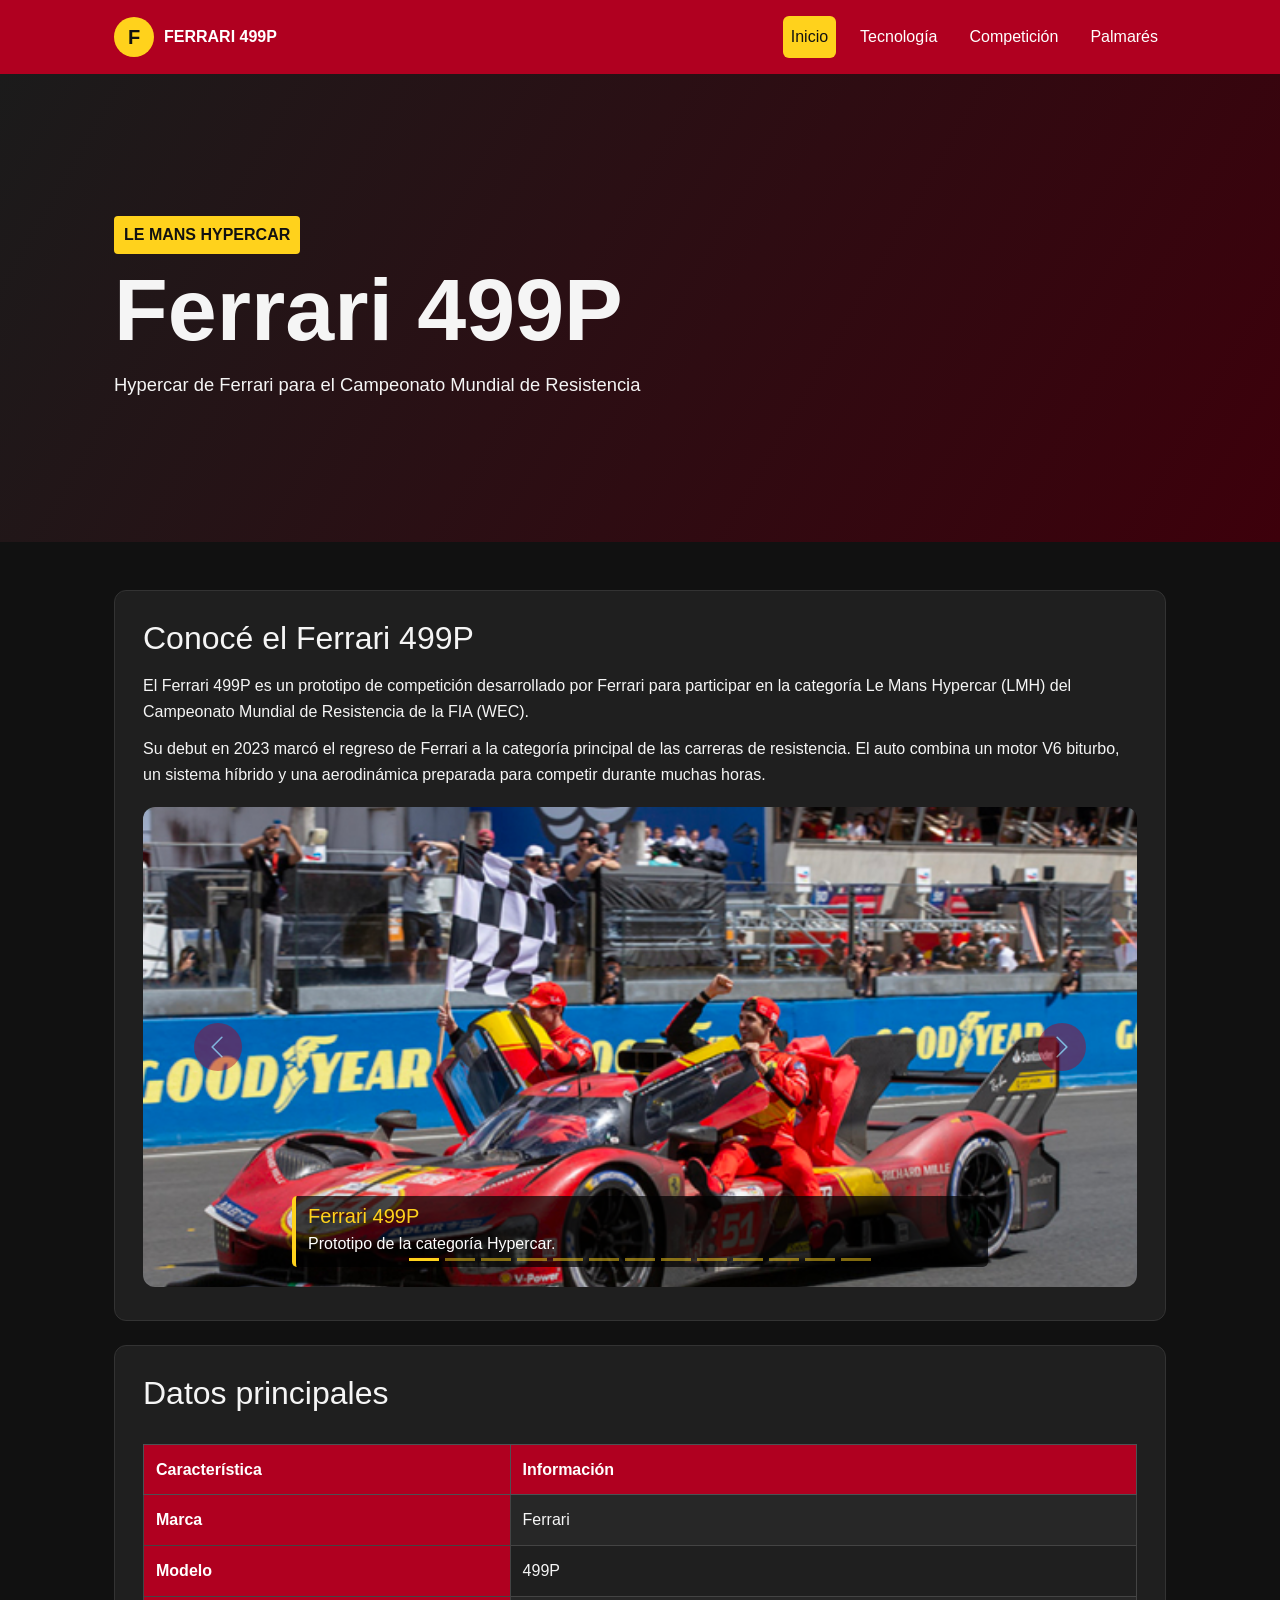
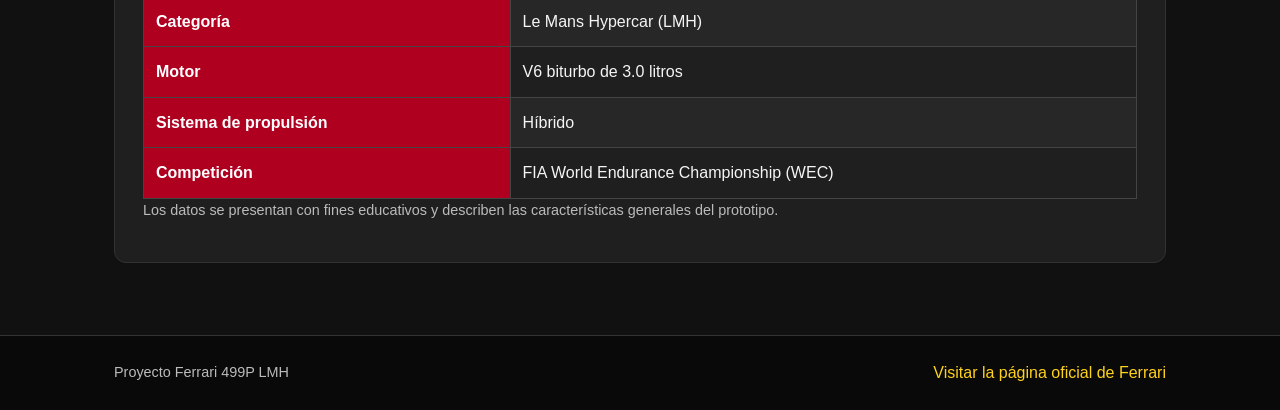
<file: index.html>
<!DOCTYPE html>
<html lang="es">
<head>
    <meta charset="UTF-8">
    <meta name="viewport" content="width=device-width, initial-scale=1.0">
    <title>Ferrari 499P - Inicio</title>
    <link href="https://cdn.jsdelivr.net/npm/bootstrap@5.3.3/dist/css/bootstrap.min.css" rel="stylesheet">
    <link rel="stylesheet" href="css/style.css">
</head>
<body>
    <header>
        <h1>Ferrari 499P</h1>
        <p>Hypercar de Ferrari para el Campeonato Mundial de Resistencia</p>
    </header>

    <nav class="menu navbar navbar-expand-lg navbar-dark">
        <div class="container-fluid justify-content-center">
            <button class="navbar-toggler" type="button" data-bs-toggle="collapse" data-bs-target="#menuPrincipal" aria-controls="menuPrincipal" aria-expanded="false" aria-label="Abrir menú">
                <span class="navbar-toggler-icon"></span>
            </button>
            <div class="collapse navbar-collapse justify-content-center" id="menuPrincipal">
                <ul class="navbar-nav">
                    <li class="nav-item"><a class="nav-link active" href="index.html">Inicio</a></li>
                    <li class="nav-item"><a class="nav-link" href="page/tecnologia.html">Tecnología</a></li>
                    <li class="nav-item"><a class="nav-link" href="page/competicion.html">Competición</a></li>
                    <li class="nav-item"><a class="nav-link" href="page/palmares.html">Palmarés</a></li>
                </ul>
            </div>
        </div>
    </nav>

    <main>
        <section class="seccion">
            <h2>Conocé el Ferrari 499P</h2>
            <p>El Ferrari 499P es un prototipo de competición desarrollado por Ferrari para participar en la categoría Le Mans Hypercar (LMH) del Campeonato Mundial de Resistencia de la FIA (WEC).</p>
            <p>Su debut en 2023 marcó el regreso de Ferrari a la categoría principal de las carreras de resistencia. El auto combina un motor V6 biturbo, un sistema híbrido y una aerodinámica preparada para competir durante muchas horas.</p>

            <div id="carruselFerrari" class="carousel slide carrusel-proyecto" data-bs-ride="carousel">
                <div class="carousel-indicators">
                    <button type="button" data-bs-target="#carruselFerrari" data-bs-slide-to="0" class="active" aria-current="true" aria-label="Imagen 1"></button>
                    <button type="button" data-bs-target="#carruselFerrari" data-bs-slide-to="1" aria-label="Imagen 2"></button>
                    <button type="button" data-bs-target="#carruselFerrari" data-bs-slide-to="2" aria-label="Imagen 3"></button>
                    <button type="button" data-bs-target="#carruselFerrari" data-bs-slide-to="3" aria-label="Imagen 4"></button>
                    <button type="button" data-bs-target="#carruselFerrari" data-bs-slide-to="4" aria-label="Imagen 5"></button>
                    <button type="button" data-bs-target="#carruselFerrari" data-bs-slide-to="5" aria-label="Imagen 6"></button>
                    <button type="button" data-bs-target="#carruselFerrari" data-bs-slide-to="6" aria-label="Imagen 7"></button>
                    <button type="button" data-bs-target="#carruselFerrari" data-bs-slide-to="7" aria-label="Imagen 8"></button>
                    <button type="button" data-bs-target="#carruselFerrari" data-bs-slide-to="8" aria-label="Imagen 9"></button>
                    <button type="button" data-bs-target="#carruselFerrari" data-bs-slide-to="9" aria-label="Imagen 10"></button>
                    <button type="button" data-bs-target="#carruselFerrari" data-bs-slide-to="10" aria-label="Imagen 11"></button>
                    <button type="button" data-bs-target="#carruselFerrari" data-bs-slide-to="11" aria-label="Imagen 12"></button>
                    <button type="button" data-bs-target="#carruselFerrari" data-bs-slide-to="12" aria-label="Imagen 13"></button>
                </div>
                <div class="carousel-inner">
                    <div class="carousel-item active">
                        <img src="media/ferrari-499p-2023.jpg" class="d-block w-100" alt="Ferrari 499P en pista">
                        <div class="carousel-caption"><h5>Ferrari 499P</h5><p>Prototipo de la categoría Hypercar.</p></div>
                    </div>
                    <div class="carousel-item">
                        <img src="media/ferrari-499p-podio.jpg" class="d-block w-100" alt="Ferrari 499P en el podio">
                        <div class="carousel-caption"><h5>Un regreso histórico</h5><p>Victoria en las 24 Horas de Le Mans 2023.</p></div>
                    </div>
                    <div class="carousel-item">
                        <img src="media/motor-ferrari-499p.jpg" class="d-block w-100" alt="Motor del Ferrari 499P">
                        <div class="carousel-caption"><h5>Ingeniería híbrida</h5><p>Motor V6 biturbo y sistema eléctrico.</p></div>
                    </div>
                    <div class="carousel-item">
                        <img src="media/ferrari-499p-bosque-le-mans.jpg" class="d-block w-100" alt="Ferrari 499P número 51 rodando junto a un rival entre los árboles de Le Mans" loading="lazy">
                        <div class="carousel-caption"><h5>Entre los bosques de Le Mans</h5><p>El 499P #51 en pleno ritmo de carrera.</p></div>
                    </div>
                    <div class="carousel-item">
                        <img src="media/ferrari-499p-duelo-pista.jpg" class="d-block w-100" alt="Ferrari 499P número 51 saliendo de una curva con un rival detrás" loading="lazy">
                        <div class="carousel-caption"><h5>Duelo en pista</h5><p>La lucha por la punta en la categoría Hypercar.</p></div>
                    </div>
                    <div class="carousel-item">
                        <img src="media/ferrari-499p-curva.jpg" class="d-block w-100" alt="Ferrari 499P número 51 tomando una curva levantando tierra" loading="lazy">
                        <div class="carousel-caption"><h5>Al límite en la curva</h5><p>Aerodinámica y tracción llevadas a fondo.</p></div>
                    </div>
                    <div class="carousel-item">
                        <img src="media/ferrari-499p-bandera-cuadros.jpg" class="d-block w-100" alt="Ferrari 499P recibiendo la bandera a cuadros ante el público" loading="lazy">
                        <div class="carousel-caption"><h5>Bandera a cuadros</h5><p>La emoción de cruzar la meta en Le Mans.</p></div>
                    </div>
                    <div class="carousel-item">
                        <img src="media/ferrari-499p-noche-lluvia.jpg" class="d-block w-100" alt="Ferrari 499P de noche bajo la lluvia con la noria de Le Mans iluminada" loading="lazy">
                        <div class="carousel-caption"><h5>Noche en Le Mans</h5><p>Las 24 horas también se corren de noche y con lluvia.</p></div>
                    </div>
                    <div class="carousel-item vertical" style="--fondo: url('media/ferrari-499p-lluvia-50.jpg')">
                        <img src="media/ferrari-499p-lluvia-50.jpg" class="d-block w-100" alt="Ferrari 499P número 50 sobre pista mojada" loading="lazy">
                        <div class="carousel-caption"><h5>Pista mojada</h5><p>Condiciones exigentes para el auto #50.</p></div>
                    </div>
                    <div class="carousel-item vertical" style="--fondo: url('media/ferrari-499p-boxes-noche.jpg')">
                        <img src="media/ferrari-499p-boxes-noche.jpg" class="d-block w-100" alt="Ferrari 499P número 51 en los boxes de noche" loading="lazy">
                        <div class="carousel-caption"><h5>Boxes de noche</h5><p>Luces y trabajo de equipo durante la carrera.</p></div>
                    </div>
                    <div class="carousel-item vertical" style="--fondo: url('media/ferrari-499p-boxes-vista-aerea.jpg')">
                        <img src="media/ferrari-499p-boxes-vista-aerea.jpg" class="d-block w-100" alt="Vista aérea de los Ferrari 499P número 50 y 51 en boxes" loading="lazy">
                        <div class="carousel-caption"><h5>Parada en boxes</h5><p>Los dos 499P y sus mecánicos listos para actuar.</p></div>
                    </div>
                    <div class="carousel-item vertical" style="--fondo: url('media/ferrari-499p-celebracion-equipo.jpg')">
                        <img src="media/ferrari-499p-celebracion-equipo.jpg" class="d-block w-100" alt="El equipo celebrando junto al Ferrari 499P número 51" loading="lazy">
                        <div class="carousel-caption"><h5>Celebración con el equipo</h5><p>El trabajo de todo el equipo, hecho victoria.</p></div>
                    </div>
                    <div class="carousel-item vertical" style="--fondo: url('media/ferrari-499p-llegada-meta.jpg')">
                        <img src="media/ferrari-499p-llegada-meta.jpg" class="d-block w-100" alt="Ferrari 499P número 51 cruzando la meta con el equipo saludando desde el muro" loading="lazy">
                        <div class="carousel-caption"><h5>Llegada a meta</h5><p>El equipo saluda al auto desde el muro de boxes.</p></div>
                    </div>
                </div>
                <button class="carousel-control-prev" type="button" data-bs-target="#carruselFerrari" data-bs-slide="prev">
                    <span class="carousel-control-prev-icon" aria-hidden="true"></span><span class="visually-hidden">Anterior</span>
                </button>
                <button class="carousel-control-next" type="button" data-bs-target="#carruselFerrari" data-bs-slide="next">
                    <span class="carousel-control-next-icon" aria-hidden="true"></span><span class="visually-hidden">Siguiente</span>
                </button>
            </div>
        </section>

        <section class="seccion">
            <h2>Datos principales</h2>
            <div class="table-responsive">
                <table class="table table-striped table-hover table-bordered align-middle">
                    <thead class="table-dark"><tr><th scope="col">Característica</th><th scope="col">Información</th></tr></thead>
                    <tbody>
                        <tr><th scope="row">Marca</th><td>Ferrari</td></tr>
                        <tr><th scope="row">Modelo</th><td>499P</td></tr>
                        <tr><th scope="row">Categoría</th><td>Le Mans Hypercar (LMH)</td></tr>
                        <tr><th scope="row">Motor</th><td>V6 biturbo de 3.0 litros</td></tr>
                        <tr><th scope="row">Sistema de propulsión</th><td>Híbrido</td></tr>
                        <tr><th scope="row">Competición</th><td>FIA World Endurance Championship (WEC)</td></tr>
                    </tbody>
                </table>
            </div>
            <p class="nota">Los datos se presentan con fines educativos y describen las características generales del prototipo.</p>
        </section>
    </main>

    <footer>
        <p>Proyecto Ferrari 499P LMH </p>
        <a href="https://www.ferrari.com/" target="_blank" rel="noopener noreferrer">Visitar la página oficial de Ferrari</a>
    </footer>
    <script src="https://cdn.jsdelivr.net/npm/bootstrap@5.3.3/dist/js/bootstrap.bundle.min.js"></script>
</body>
</html>
</file>
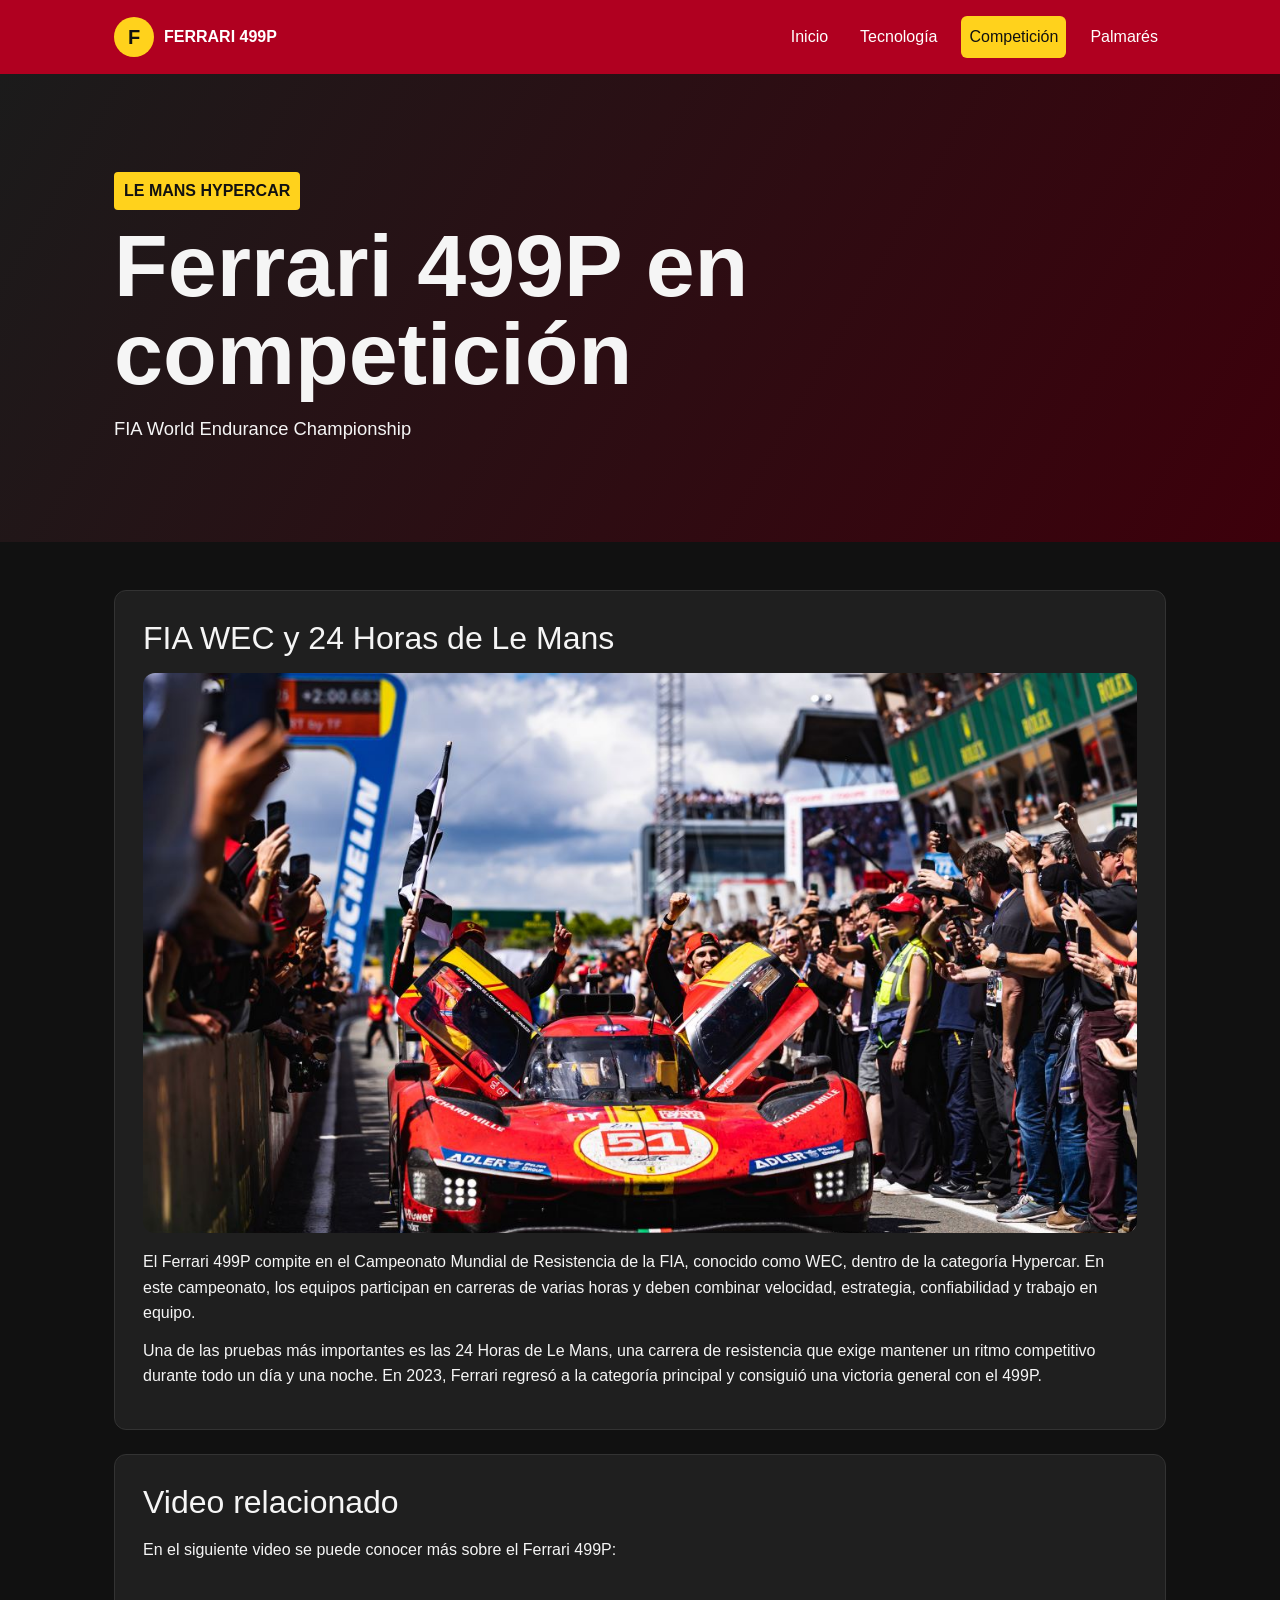
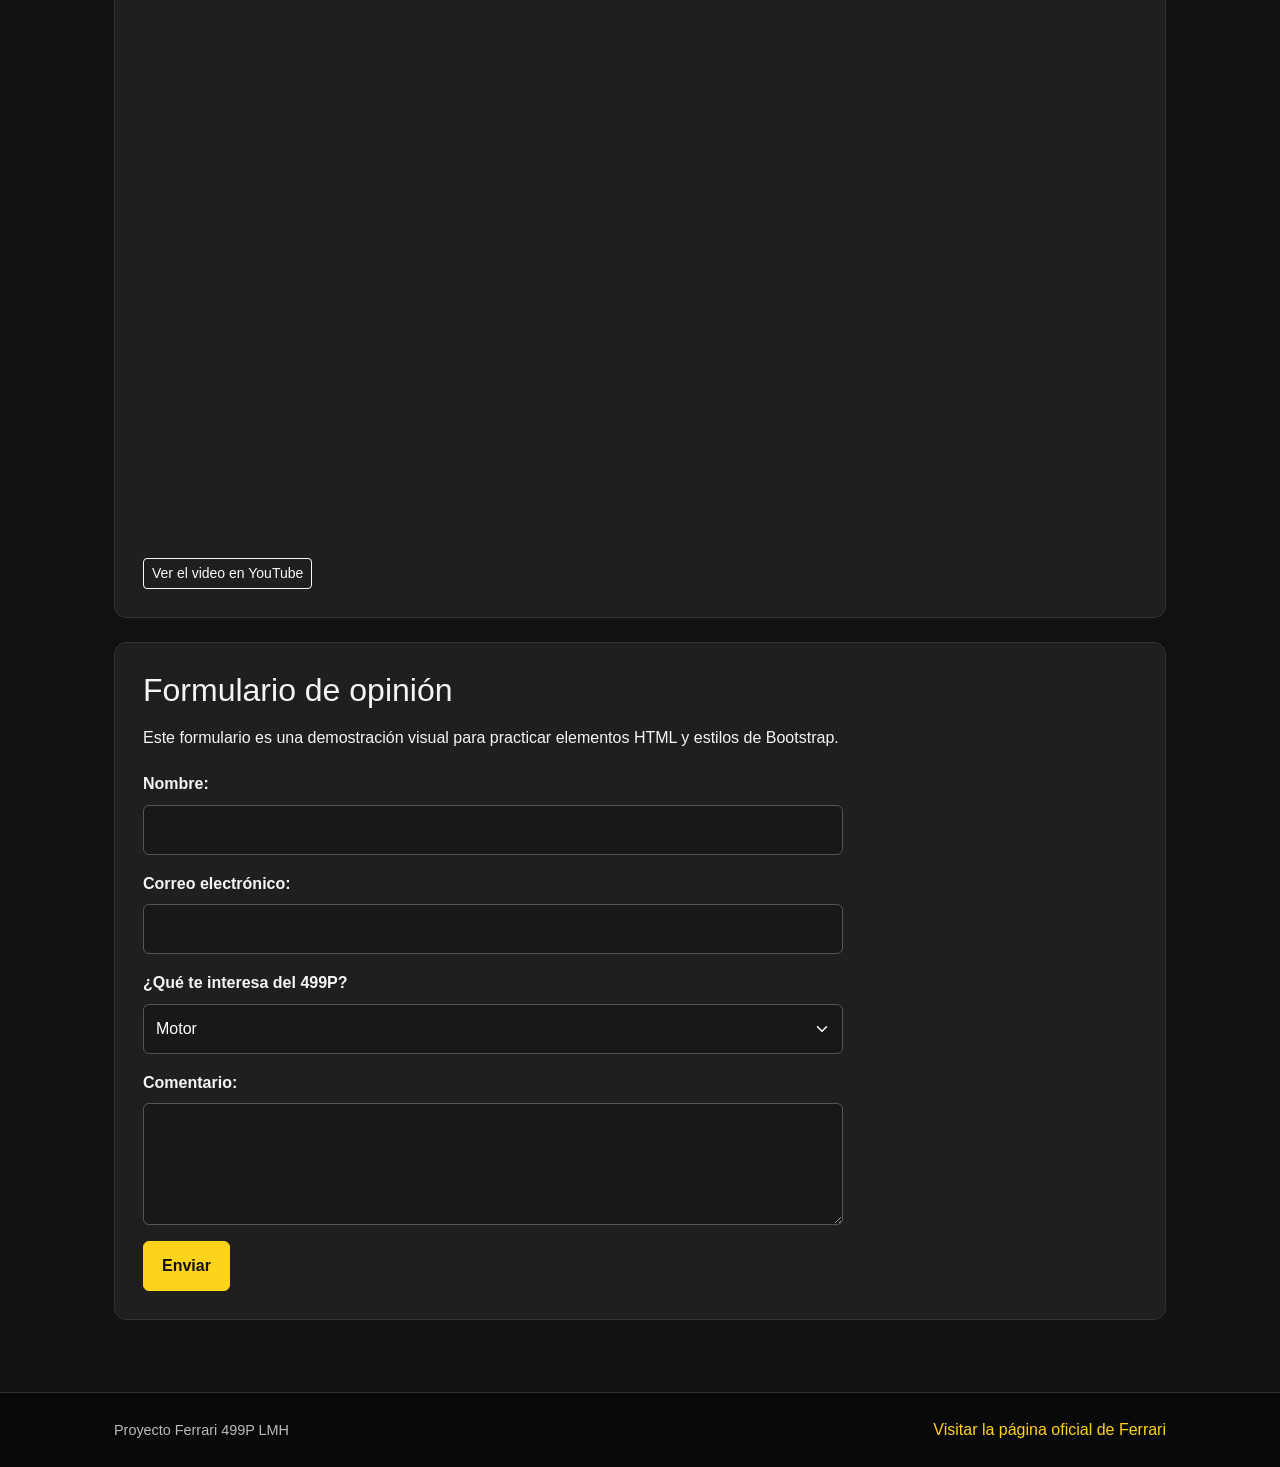
<file: page/competicion.html>
<!DOCTYPE html>
<html lang="es">
<head>
    <meta charset="UTF-8">
    <meta name="viewport" content="width=device-width, initial-scale=1.0">
    <title>Competición - Ferrari 499P</title>
    <link href="https://cdn.jsdelivr.net/npm/bootstrap@5.3.3/dist/css/bootstrap.min.css" rel="stylesheet">
    <link rel="stylesheet" href="../css/style.css">
</head>
<body>
    <header>
        <h1>Ferrari 499P en competición</h1>
        <p>FIA World Endurance Championship</p>
    </header>

    <nav class="menu navbar navbar-expand-lg navbar-dark">
        <div class="container-fluid justify-content-center">
            <button class="navbar-toggler" type="button" data-bs-toggle="collapse" data-bs-target="#menuPrincipal" aria-controls="menuPrincipal" aria-expanded="false" aria-label="Abrir menú"><span class="navbar-toggler-icon"></span></button>
            <div class="collapse navbar-collapse justify-content-center" id="menuPrincipal">
                <ul class="navbar-nav">
                    <li class="nav-item"><a class="nav-link" href="../index.html">Inicio</a></li>
                    <li class="nav-item"><a class="nav-link" href="tecnologia.html">Tecnología</a></li>
                    <li class="nav-item"><a class="nav-link active" href="competicion.html">Competición</a></li>
                    <li class="nav-item"><a class="nav-link" href="palmares.html">Palmarés</a></li>
                </ul>
            </div>
        </div>
    </nav>

    <main>
        <section class="seccion">
            <h2>FIA WEC y 24 Horas de Le Mans</h2>
            <img src="../media/ferrari-499p-podio.jpg" alt="Ferrari 499P en el podio" class="destacado">
            <p>El Ferrari 499P compite en el Campeonato Mundial de Resistencia de la FIA, conocido como WEC, dentro de la categoría Hypercar. En este campeonato, los equipos participan en carreras de varias horas y deben combinar velocidad, estrategia, confiabilidad y trabajo en equipo.</p>
            <p>Una de las pruebas más importantes es las 24 Horas de Le Mans, una carrera de resistencia que exige mantener un ritmo competitivo durante todo un día y una noche. En 2023, Ferrari regresó a la categoría principal y consiguió una victoria general con el 499P.</p>
        </section>

        <section class="seccion">
            <h2>Video relacionado</h2>
            <p>En el siguiente video se puede conocer más sobre el Ferrari 499P:</p>
            <div class="ratio ratio-16x9 video-proyecto">
                <iframe src="https://www.youtube-nocookie.com/embed/MFWGIJ4ub-E" title="Video sobre el Ferrari 499P" allow="accelerometer; autoplay; clipboard-write; encrypted-media; gyroscope; picture-in-picture; web-share" referrerpolicy="strict-origin-when-cross-origin" allowfullscreen></iframe>
            </div>
            <p class="mt-3 mb-0"><a class="btn btn-outline-light btn-sm" href="https://www.youtube.com/watch?v=MFWGIJ4ub-E" target="_blank" rel="noopener noreferrer">Ver el video en YouTube</a></p>
        </section>

        <section class="seccion">
            <h2>Formulario de opinión</h2>
            <p>Este formulario es una demostración visual para practicar elementos HTML y estilos de Bootstrap.</p>
            <form class="formulario">
                <div class="mb-3">
                    <label for="nombre" class="form-label">Nombre:</label>
                    <input type="text" class="form-control" id="nombre" name="nombre" required>
                </div>
                <div class="mb-3">
                    <label for="email" class="form-label">Correo electrónico:</label>
                    <input type="email" class="form-control" id="email" name="email" required>
                </div>
                <div class="mb-3">
                    <label for="tema" class="form-label">¿Qué te interesa del 499P?</label>
                    <select id="tema" name="tema" class="form-select">
                        <option value="motor">Motor</option>
                        <option value="hibrido">Sistema híbrido</option>
                        <option value="aero">Aerodinámica</option>
                        <option value="competicion">Competición</option>
                    </select>
                </div>
                <div class="mb-3">
                    <label for="mensaje" class="form-label">Comentario:</label>
                    <textarea id="mensaje" name="mensaje" rows="4" class="form-control"></textarea>
                </div>
                <button type="submit" class="btn btn-danger">Enviar</button>
            </form>
        </section>
    </main>

    <footer>
        <p>Proyecto Ferrari 499P LMH </p>
        <a href="https://www.ferrari.com/" target="_blank" rel="noopener noreferrer">Visitar la página oficial de Ferrari</a>
    </footer>
    <script src="https://cdn.jsdelivr.net/npm/bootstrap@5.3.3/dist/js/bootstrap.bundle.min.js"></script>
    <script>
        // Si la página se abre como archivo local (file://), YouTube rechaza el reproductor
        // incrustado (error 153). En ese caso se muestra una miniatura que abre el video en YouTube.
        if (location.protocol === 'file:') {
            var cont = document.querySelector('.video-proyecto');
            cont.innerHTML = '<a href="https://www.youtube.com/watch?v=MFWGIJ4ub-E" target="_blank" rel="noopener noreferrer" class="video-local">' +
                '<img src="https://img.youtube.com/vi/MFWGIJ4ub-E/hqdefault.jpg" alt="Ver el video del Ferrari 499P en YouTube">' +
                '<span>&#9654; Ver en YouTube</span></a>';
        }
    </script>
</body>
</html>
</file>
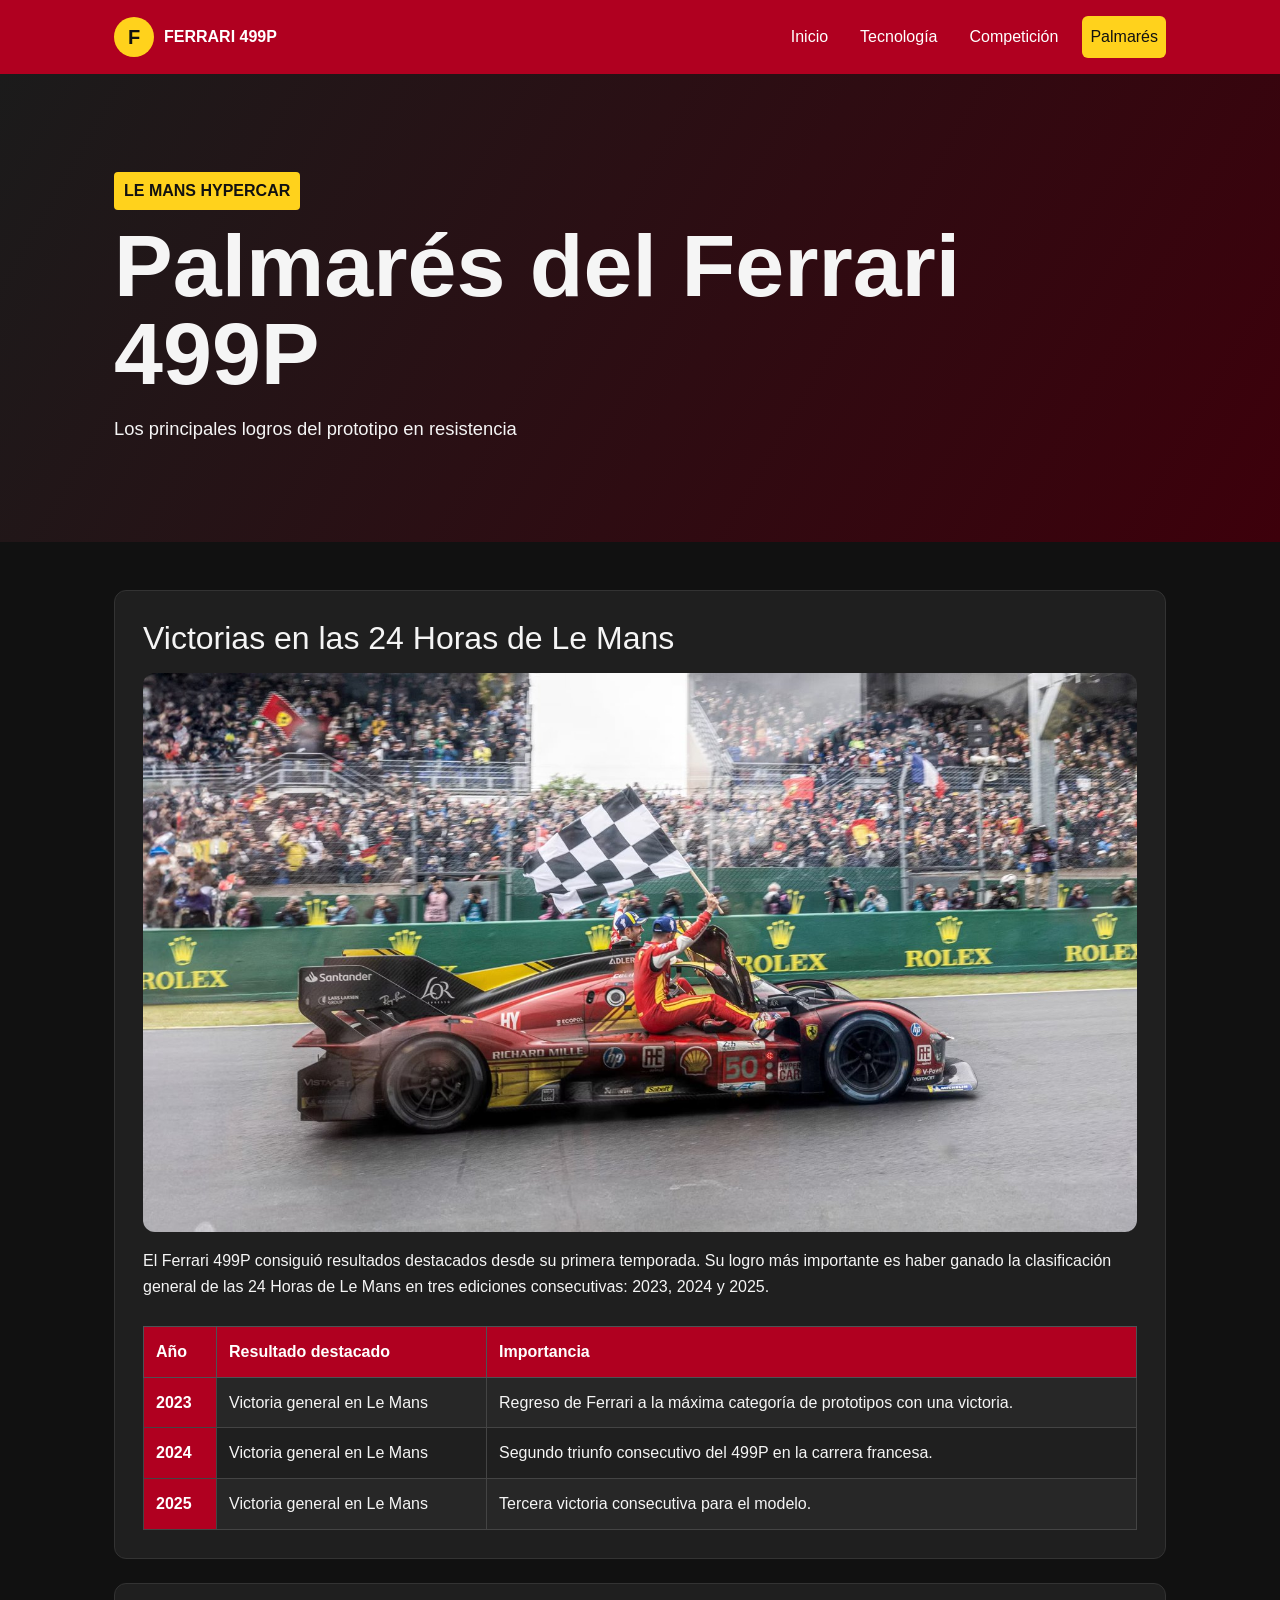
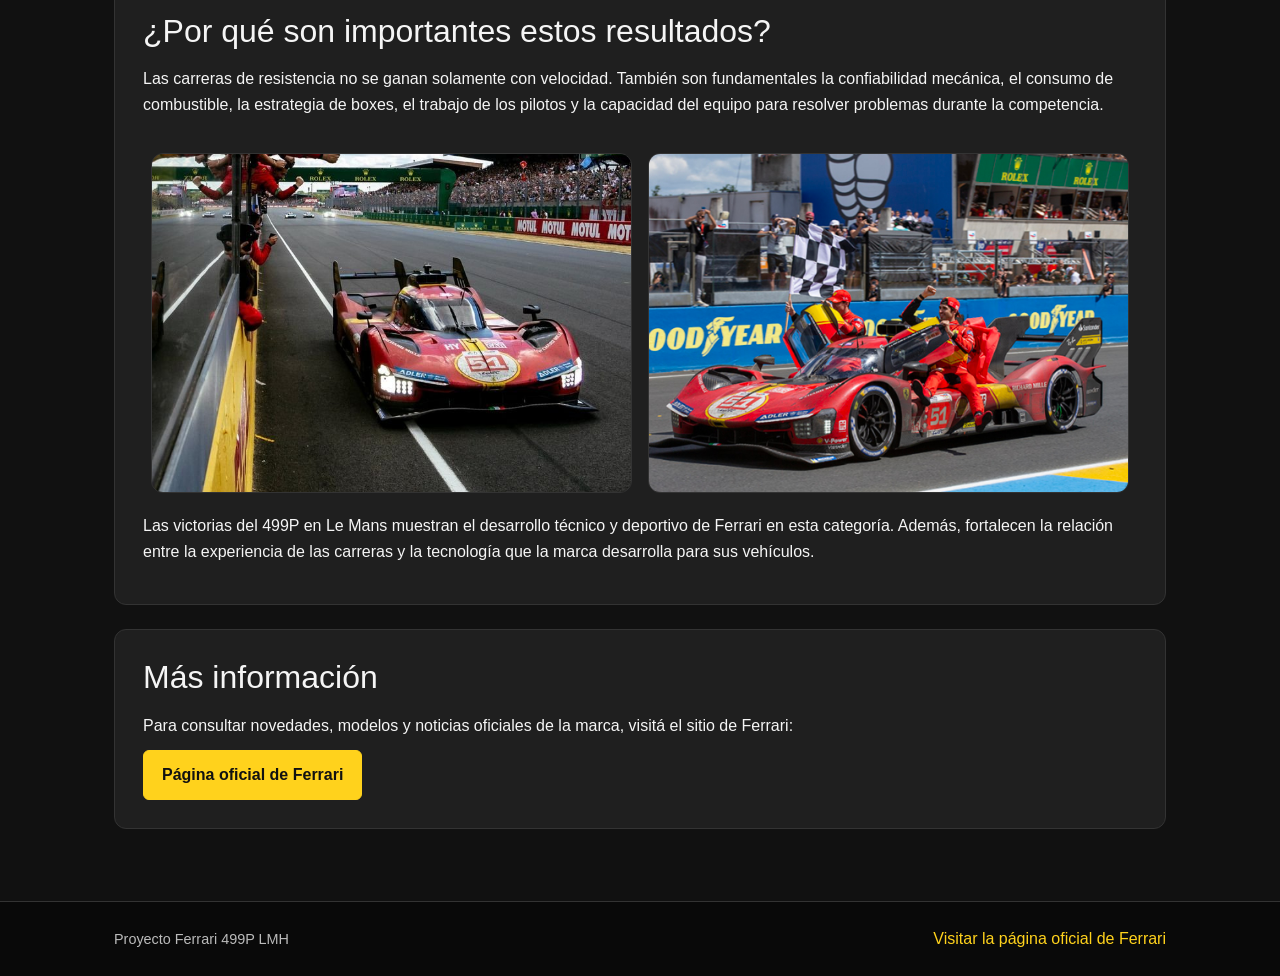
<file: page/palmares.html>
<!DOCTYPE html>
<html lang="es">
<head>
    <meta charset="UTF-8">
    <meta name="viewport" content="width=device-width, initial-scale=1.0">
    <title>Palmarés - Ferrari 499P</title>
    <link href="https://cdn.jsdelivr.net/npm/bootstrap@5.3.3/dist/css/bootstrap.min.css" rel="stylesheet">
    <link rel="stylesheet" href="../css/style.css">
</head>
<body>
    <header>
        <h1>Palmarés del Ferrari 499P</h1>
        <p>Los principales logros del prototipo en resistencia</p>
    </header>

    <nav class="menu navbar navbar-expand-lg navbar-dark">
        <div class="container-fluid justify-content-center">
            <button class="navbar-toggler" type="button" data-bs-toggle="collapse" data-bs-target="#menuPrincipal" aria-controls="menuPrincipal" aria-expanded="false" aria-label="Abrir menú"><span class="navbar-toggler-icon"></span></button>
            <div class="collapse navbar-collapse justify-content-center" id="menuPrincipal">
                <ul class="navbar-nav">
                    <li class="nav-item"><a class="nav-link" href="../index.html">Inicio</a></li>
                    <li class="nav-item"><a class="nav-link" href="tecnologia.html">Tecnología</a></li>
                    <li class="nav-item"><a class="nav-link" href="competicion.html">Competición</a></li>
                    <li class="nav-item"><a class="nav-link active" href="palmares.html">Palmarés</a></li>
                </ul>
            </div>
        </div>
    </nav>

    <main>
        <section class="seccion">
            <h2>Victorias en las 24 Horas de Le Mans</h2>
            <img src="../media/ferrari-499p-bandera-cuadros.jpg" alt="Ferrari 499P recibiendo la bandera a cuadros ante el público" class="destacado">
            <p>El Ferrari 499P consiguió resultados destacados desde su primera temporada. Su logro más importante es haber ganado la clasificación general de las 24 Horas de Le Mans en tres ediciones consecutivas: 2023, 2024 y 2025.</p>
            <div class="table-responsive">
                <table class="table table-striped table-hover table-bordered align-middle">
                    <thead class="table-dark"><tr><th>Año</th><th>Resultado destacado</th><th>Importancia</th></tr></thead>
                    <tbody>
                        <tr><th scope="row">2023</th><td>Victoria general en Le Mans</td><td>Regreso de Ferrari a la máxima categoría de prototipos con una victoria.</td></tr>
                        <tr><th scope="row">2024</th><td>Victoria general en Le Mans</td><td>Segundo triunfo consecutivo del 499P en la carrera francesa.</td></tr>
                        <tr><th scope="row">2025</th><td>Victoria general en Le Mans</td><td>Tercera victoria consecutiva para el modelo.</td></tr>
                    </tbody>
                </table>
            </div>
        </section>

        <section class="seccion">
            <h2>¿Por qué son importantes estos resultados?</h2>
            <p>Las carreras de resistencia no se ganan solamente con velocidad. También son fundamentales la confiabilidad mecánica, el consumo de combustible, la estrategia de boxes, el trabajo de los pilotos y la capacidad del equipo para resolver problemas durante la competencia.</p>
            <div class="row g-3 galeria">
                <div class="col-12 col-md-6"><img src="../media/ferrari-499p-llegada-meta.jpg" alt="Ferrari 499P cruzando la meta con el equipo saludando desde el muro" loading="lazy"></div>
                <div class="col-12 col-md-6"><img src="../media/ferrari-499p-2023.jpg" alt="Pilotos celebrando sobre el Ferrari 499P con la bandera a cuadros" loading="lazy"></div>
            </div>
            <p>Las victorias del 499P en Le Mans muestran el desarrollo técnico y deportivo de Ferrari en esta categoría. Además, fortalecen la relación entre la experiencia de las carreras y la tecnología que la marca desarrolla para sus vehículos.</p>
        </section>

        <section class="seccion">
            <h2>Más información</h2>
            <p>Para consultar novedades, modelos y noticias oficiales de la marca, visitá el sitio de Ferrari:</p>
            <a class="btn btn-danger" href="https://www.ferrari.com/" target="_blank" rel="noopener noreferrer">Página oficial de Ferrari</a>
        </section>
    </main>

    <footer>
        <p>Proyecto Ferrari 499P LMH </p>
        <a href="https://www.ferrari.com/" target="_blank" rel="noopener noreferrer">Visitar la página oficial de Ferrari</a>
    </footer>
    <script src="https://cdn.jsdelivr.net/npm/bootstrap@5.3.3/dist/js/bootstrap.bundle.min.js"></script>
</body>
</html>
</file>
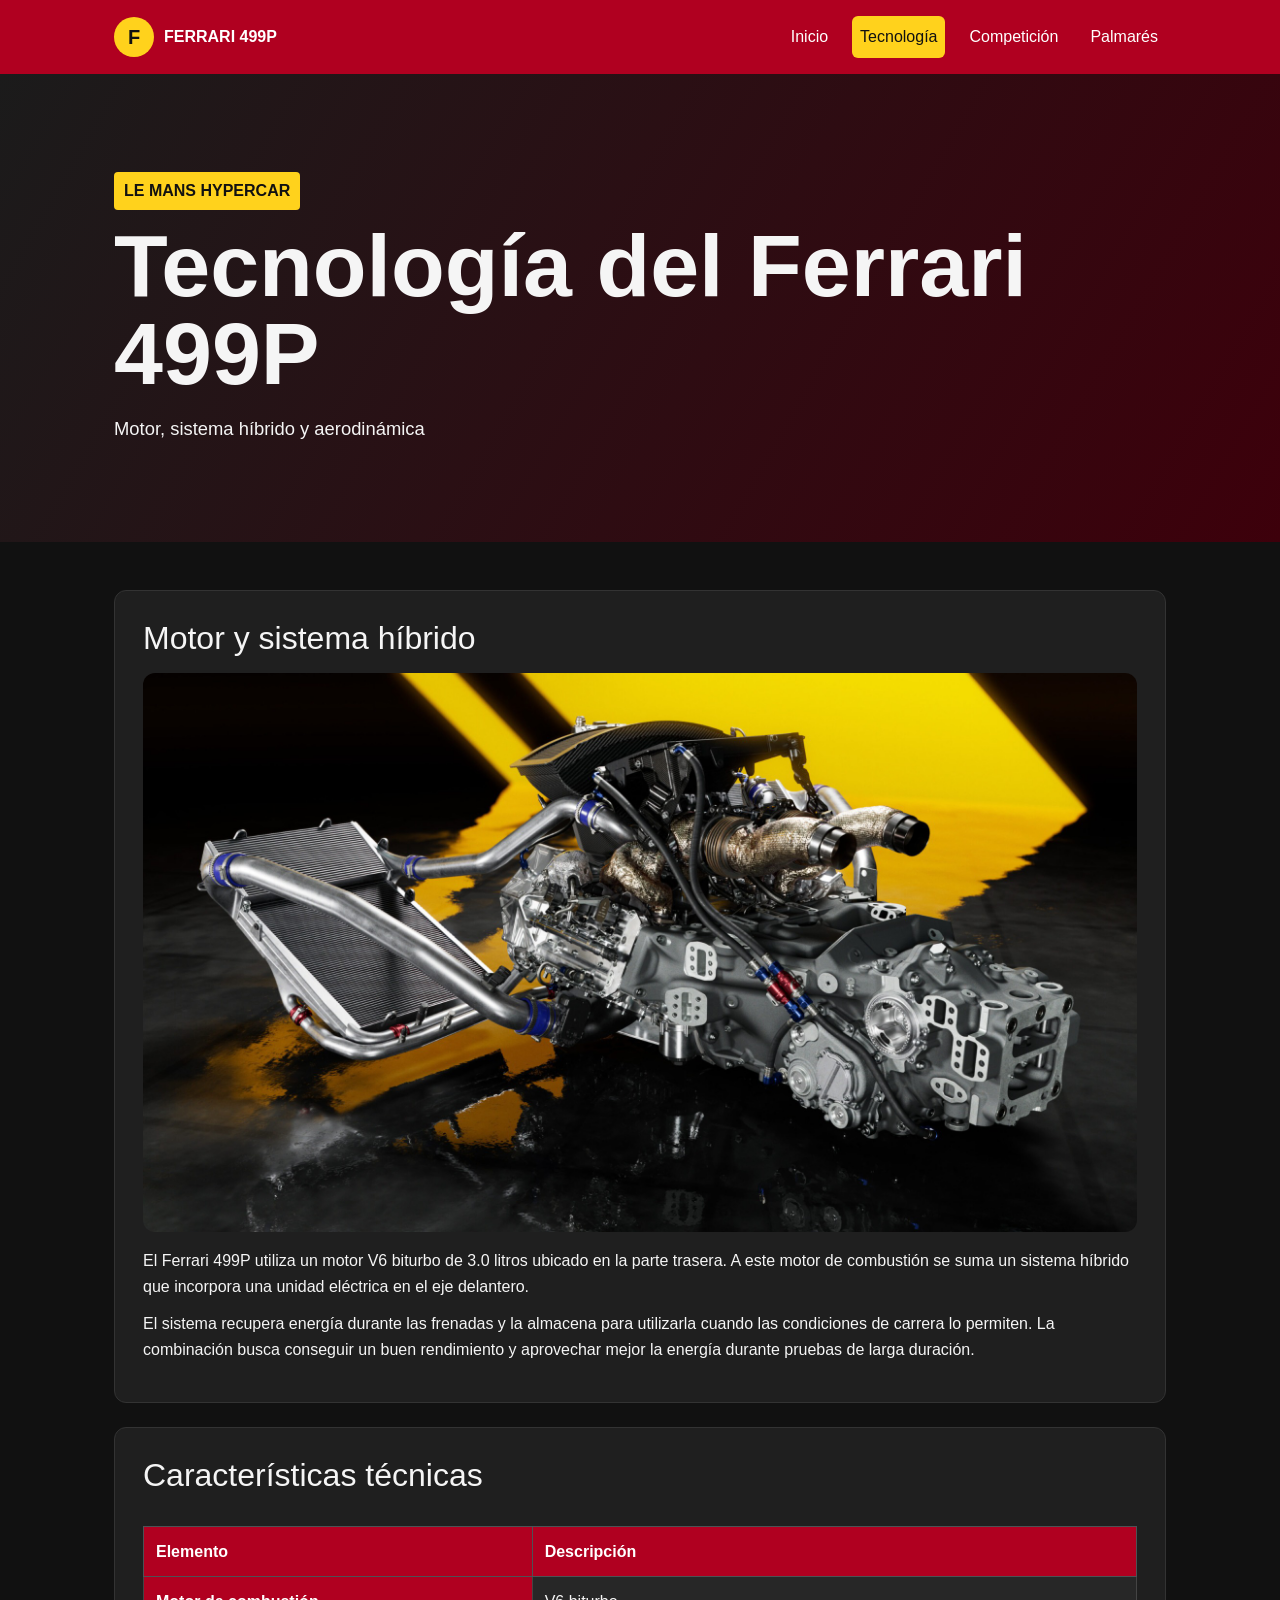
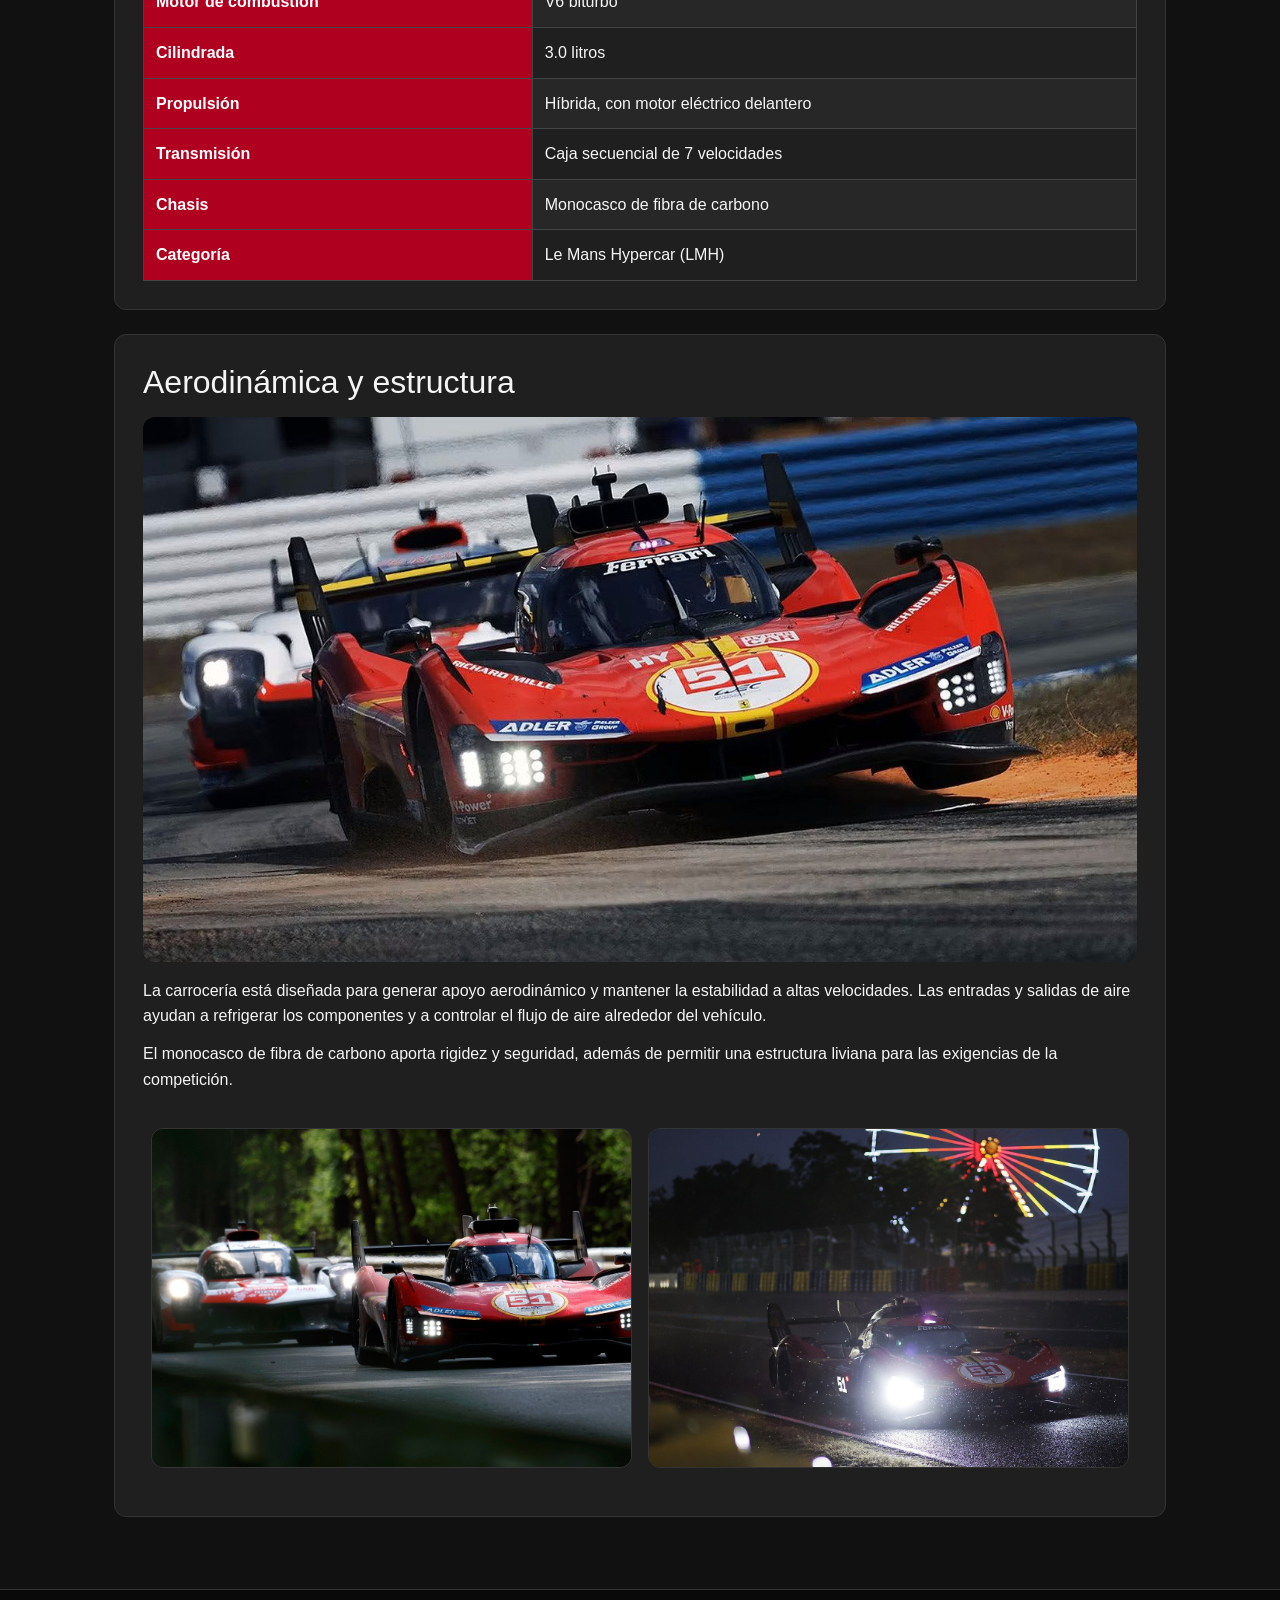
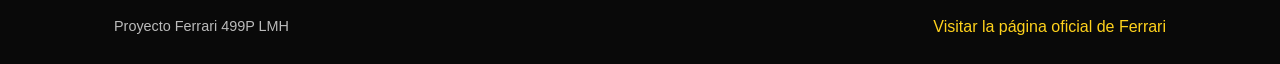
<file: page/tecnologia.html>
<!DOCTYPE html>
<html lang="es">
<head>
    <meta charset="UTF-8">
    <meta name="viewport" content="width=device-width, initial-scale=1.0">
    <title>Tecnología - Ferrari 499P</title>
    <link href="https://cdn.jsdelivr.net/npm/bootstrap@5.3.3/dist/css/bootstrap.min.css" rel="stylesheet">
    <link rel="stylesheet" href="../css/style.css">
</head>
<body>
    <header>
        <h1>Tecnología del Ferrari 499P</h1>
        <p>Motor, sistema híbrido y aerodinámica</p>
    </header>

    <nav class="menu navbar navbar-expand-lg navbar-dark">
        <div class="container-fluid justify-content-center">
            <button class="navbar-toggler" type="button" data-bs-toggle="collapse" data-bs-target="#menuPrincipal" aria-controls="menuPrincipal" aria-expanded="false" aria-label="Abrir menú"><span class="navbar-toggler-icon"></span></button>
            <div class="collapse navbar-collapse justify-content-center" id="menuPrincipal">
                <ul class="navbar-nav">
                    <li class="nav-item"><a class="nav-link" href="../index.html">Inicio</a></li>
                    <li class="nav-item"><a class="nav-link active" href="tecnologia.html">Tecnología</a></li>
                    <li class="nav-item"><a class="nav-link" href="competicion.html">Competición</a></li>
                    <li class="nav-item"><a class="nav-link" href="palmares.html">Palmarés</a></li>
                </ul>
            </div>
        </div>
    </nav>

    <main>
        <section class="seccion">
            <h2>Motor y sistema híbrido</h2>
            <img src="../media/motor-ferrari-499p.jpg" alt="Motor del Ferrari 499P" class="destacado">
            <p>El Ferrari 499P utiliza un motor V6 biturbo de 3.0 litros ubicado en la parte trasera. A este motor de combustión se suma un sistema híbrido que incorpora una unidad eléctrica en el eje delantero.</p>
            <p>El sistema recupera energía durante las frenadas y la almacena para utilizarla cuando las condiciones de carrera lo permiten. La combinación busca conseguir un buen rendimiento y aprovechar mejor la energía durante pruebas de larga duración.</p>
        </section>

        <section class="seccion">
            <h2>Características técnicas</h2>
            <div class="table-responsive">
                <table class="table table-striped table-hover table-bordered align-middle">
                    <thead class="table-dark"><tr><th>Elemento</th><th>Descripción</th></tr></thead>
                    <tbody>
                        <tr><th scope="row">Motor de combustión</th><td>V6 biturbo</td></tr>
                        <tr><th scope="row">Cilindrada</th><td>3.0 litros</td></tr>
                        <tr><th scope="row">Propulsión</th><td>Híbrida, con motor eléctrico delantero</td></tr>
                        <tr><th scope="row">Transmisión</th><td>Caja secuencial de 7 velocidades</td></tr>
                        <tr><th scope="row">Chasis</th><td>Monocasco de fibra de carbono</td></tr>
                        <tr><th scope="row">Categoría</th><td>Le Mans Hypercar (LMH)</td></tr>
                    </tbody>
                </table>
            </div>
        </section>

        <section class="seccion">
            <h2>Aerodinámica y estructura</h2>
            <img src="../media/ferrari-499p-curva.jpg" alt="Ferrari 499P tomando una curva a alta velocidad" class="destacado" loading="lazy">
            <p>La carrocería está diseñada para generar apoyo aerodinámico y mantener la estabilidad a altas velocidades. Las entradas y salidas de aire ayudan a refrigerar los componentes y a controlar el flujo de aire alrededor del vehículo.</p>
            <p>El monocasco de fibra de carbono aporta rigidez y seguridad, además de permitir una estructura liviana para las exigencias de la competición.</p>
            <div class="row g-3 galeria">
                <div class="col-12 col-md-6"><img src="../media/ferrari-499p-bosque-le-mans.jpg" alt="Ferrari 499P rodando entre los árboles de Le Mans" loading="lazy"></div>
                <div class="col-12 col-md-6"><img src="../media/ferrari-499p-noche-lluvia.jpg" alt="Ferrari 499P de noche bajo la lluvia" loading="lazy"></div>
            </div>
        </section>
    </main>

    <footer>
        <p>Proyecto Ferrari 499P LMH </p>
        <a href="https://www.ferrari.com/" target="_blank" rel="noopener noreferrer">Visitar la página oficial de Ferrari</a>
    </footer>
    <script src="https://cdn.jsdelivr.net/npm/bootstrap@5.3.3/dist/js/bootstrap.bundle.min.js"></script>
</body>
</html>
</file>
<file: css/style.css>
/* =================== ESTILOS GENERALES ================== */
/* Estilo oscuro con rojo y amarillo, usando Bootstrap para el menú, el carrusel, las tablas y el formulario */
* {
    box-sizing: border-box;
}

body {
    margin: 0;
    min-height: 100vh;
    display: flex;
    flex-direction: column;
    background-color: #111111;
    color: #f5f5f5;
    font-family: Arial, Helvetica, sans-serif;
    line-height: 1.6;
}

/* =================== MENÚ DE NAVEGACIÓN ================== */
/* La barra roja queda fija arriba de todo, aunque en el HTML esté después del header */
nav.menu {
    order: 0;
    position: sticky;
    top: 0;
    z-index: 1030;
    gap: 20px;
    padding: 16px max(24px, calc((100% - 1100px) / 2 + 24px));
    background-color: #b00020;
    border-bottom: 0;
}

/* Marca "FERRARI 499P" con el escudo amarillo */
nav.menu::before {
    content: "FERRARI 499P";
    display: block;
    min-height: 40px;
    line-height: 40px;
    padding-left: 50px;
    font-weight: 700;
    color: white;
    background: url("data:image/svg+xml,%3Csvg xmlns='http://www.w3.org/2000/svg' viewBox='0 0 40 40'%3E%3Ccircle cx='20' cy='20' r='20' fill='%23ffd21c'/%3E%3Ctext x='20' y='27' font-family='Arial' font-size='20' font-weight='900' text-anchor='middle' fill='%23111'%3EF%3C/text%3E%3C/svg%3E") no-repeat left center / 40px 40px;
}

/* Se acomodan los links a la derecha (pisa las clases de centrado del HTML) */
.menu .container-fluid {
    flex: 1;
    padding: 0;
    justify-content: flex-end !important;
}

.menu .navbar-collapse {
    justify-content: flex-end !important;
}

.menu .navbar-nav {
    gap: 16px;
}

.menu .nav-link {
    color: white;
    padding: 8px 12px;
    border-radius: 6px;
    transition: background-color 0.3s ease, color 0.3s ease;
}

.menu .nav-link:hover {
    color: #b00020;
    background-color: white;
}

.menu .nav-link.active {
    color: #111111;
    background-color: #ffd21c;
}

.menu .navbar-toggler {
    border-color: rgba(255, 255, 255, 0.6);
}

/* =================== ENCABEZADO DE PÁGINA ================== */
/* El título se muestra como portada, debajo de la barra de navegación */
header {
    order: 1;
    min-height: 52vh;
    display: flex;
    flex-direction: column;
    justify-content: center;
    align-items: flex-start;
    text-align: left;
    padding: 60px max(24px, calc((100% - 1100px) / 2 + 24px));
    background: linear-gradient(120deg, #1b1b1b, #3d000b);
    color: #f5f5f5;
}

header::before {
    content: "LE MANS HYPERCAR";
    display: inline-block;
    background-color: #ffd21c;
    color: #111111;
    padding: 6px 10px;
    border-radius: 4px;
    font-weight: 700;
    margin-bottom: 12px;
}

header h1 {
    margin: 0;
    font-size: clamp(2.8rem, 8vw, 5.5rem);
    line-height: 1;
    font-weight: bold;
}

header p {
    margin: 16px 0 0;
    max-width: 700px;
    font-size: 1.15rem;
}

/* =================== CUERPO DE LA PÁGINA ================== */
main {
    order: 2;
    flex: 1;
    width: 100%;
    max-width: 1100px;
    margin: 0 auto;
    padding: 48px 24px;
}

/* Cada sección es una tarjeta oscura */
.seccion {
    background-color: #1f1f1f;
    margin-bottom: 24px;
    padding: 28px;
    border: 1px solid #333333;
    border-radius: 12px;
    animation: aparecer 0.6s ease both;
}

.seccion h2 {
    margin-top: 0;
    margin-bottom: 16px;
    color: #f5f5f5;
    font-size: 2rem;
}

p {
    font-size: 1rem;
    margin: 0 0 12px;
}

.destacado {
    display: block;
    width: 100%;
    max-width: none;
    max-height: 560px;
    object-fit: cover;
    margin: 16px 0;
    border-radius: 12px;
}

/* =================== CARRUSEL ================== */
.carrusel-proyecto {
    max-width: none;
    margin: 20px 0 5px;
    background-color: #111111;
    border-radius: 12px;
    overflow: hidden;
}

.carrusel-proyecto .carousel-item img {
    width: 100%;
    height: 480px;
    object-fit: cover;
}

.carrusel-proyecto .carousel-caption {
    background: rgba(0, 0, 0, 0.7);
    border-left: 4px solid #ffd21c;
    border-radius: 5px;
    padding: 8px 12px;
    text-align: left;
}

.carrusel-proyecto .carousel-caption h5 {
    color: #ffd21c;
    margin-bottom: 3px;
}

.carrusel-proyecto .carousel-caption p {
    margin-bottom: 3px;
}

/* Imágenes verticales: se ven completas sobre un fondo desenfocado de la misma foto */
.carrusel-proyecto .carousel-item.vertical {
    overflow: hidden;
    background-color: #111111;
}

.carrusel-proyecto .carousel-item.vertical::before {
    content: "";
    position: absolute;
    inset: 0;
    background-image: var(--fondo);
    background-size: cover;
    background-position: center;
    filter: blur(22px) brightness(0.45);
    transform: scale(1.15);
}

.carrusel-proyecto .carousel-item.vertical img {
    position: relative;
    object-fit: contain;
}

/* Flechas bien visibles */
.carrusel-proyecto .carousel-control-prev-icon,
.carrusel-proyecto .carousel-control-next-icon {
    width: 3rem;
    height: 3rem;
    background-color: rgba(176, 0, 32, 0.9);
    border-radius: 50%;
    background-size: 55%;
}

.carrusel-proyecto .carousel-indicators [data-bs-target] {
    background-color: #ffd21c;
}

/* =================== TABLAS ================== */
.table {
    --bs-table-color: #f5f5f5;
    --bs-table-bg: #1f1f1f;
    --bs-table-striped-color: #f5f5f5;
    --bs-table-striped-bg: #272727;
    --bs-table-hover-color: #ffffff;
    --bs-table-hover-bg: #3a0a12;
    --bs-table-border-color: #444444;
    margin: 15px auto 0;
}

/* Encabezados y primera columna en rojo */
.table thead th,
.table tbody th {
    --bs-table-bg: #b00020;
    --bs-table-color: #ffffff;
    background-color: #b00020;
    color: #ffffff;
    box-shadow: none;
}

.table th,
.table td {
    padding: 12px;
}

.nota {
    color: #bbbbbb;
    font-size: 0.9rem;
}

/* =================== VIDEO ================== */
.video-proyecto {
    max-width: none;
    margin: 20px 0 0;
}

.video-proyecto iframe {
    border: 0;
    border-radius: 12px;
}

/* =================== FORMULARIO ================== */
.formulario {
    max-width: 700px;
    margin: 20px 0 0;
}

.form-label {
    font-weight: 700;
}

.formulario .form-control,
.formulario .form-select {
    padding: 12px;
    border-radius: 6px;
    border: 1px solid #555555;
    background-color: #181818;
    color: #ffffff;
}

.formulario .form-control:focus,
.formulario .form-select:focus {
    background-color: #181818;
    color: #ffffff;
    border-color: #ffd21c;
    box-shadow: 0 0 0 0.2rem rgba(255, 210, 28, 0.25);
}

/* Flechita blanca del select para que se vea sobre el fondo oscuro */
.formulario .form-select {
    background-image: url("data:image/svg+xml,%3csvg xmlns='http://www.w3.org/2000/svg' viewBox='0 0 16 16'%3e%3cpath fill='none' stroke='%23ffffff' stroke-linecap='round' stroke-linejoin='round' stroke-width='2' d='m2 5 6 6 6-6'/%3e%3c/svg%3e");
}

.btn-danger {
    background-color: #ffd21c;
    border-color: #ffd21c;
    color: #111111;
    font-weight: bold;
    padding: 12px 18px;
    transition: background-color 0.3s ease, transform 0.3s ease;
}

.btn-danger:hover,
.btn-danger:focus {
    background-color: #ffe066;
    border-color: #ffe066;
    color: #111111;
    transform: translateY(-2px);
}

/* ====================== PIE DE PÁGINA ====================== */
footer {
    order: 3;
    display: flex;
    justify-content: space-between;
    align-items: center;
    gap: 20px;
    flex-wrap: wrap;
    padding: 24px max(24px, calc((100% - 1100px) / 2 + 24px));
    background-color: #090909;
    color: #bbbbbb;
    text-align: left;
    border-top: 1px solid #333333;
}

footer p {
    margin: 0;
    font-size: 0.9rem;
}

footer a {
    color: #ffd21c;
    text-decoration: none;
}

footer a:hover {
    color: white;
    text-decoration: underline;
}

/* Animación sencilla tomada como práctica de la unidad de animaciones */
@keyframes aparecer {
    from {
        opacity: 0;
        transform: translateY(12px);
    }
    to {
        opacity: 1;
        transform: translateY(0);
    }
}

/* ====================== ADAPTACIÓN A PANTALLAS ====================== */
@media (max-width: 991px) {
    .menu .navbar-nav {
        gap: 4px;
        padding-top: 10px;
    }
}

@media (max-width: 768px) {
    main {
        padding: 30px 14px;
    }

    .seccion {
        padding: 18px;
    }

    .seccion h2 {
        font-size: 1.6rem;
    }

    header {
        min-height: 42vh;
    }

    .carrusel-proyecto .carousel-item img {
        height: 280px;
    }

    .carrusel-proyecto .carousel-caption {
        padding: 4px 8px;
    }

    .carrusel-proyecto .carousel-caption p {
        display: none;
    }

    footer {
        flex-direction: column;
        align-items: flex-start;
    }
}

@media (max-width: 480px) {
    header h1 {
        font-size: 2.4rem;
    }

    .carrusel-proyecto .carousel-item img {
        height: 220px;
    }
}

/* Respeta la preferencia del usuario de reducir movimiento */
@media (prefers-reduced-motion: reduce) {
    *,
    *::before,
    *::after {
        animation-duration: 0.01ms !important;
        transition-duration: 0.01ms !important;
    }
}


/* =================== GALERIA / VIDEO LOCAL ================== */
.galeria {
    margin: 20px 0;
}

.galeria img {
    display: block;
    width: 100%;
    height: 340px;
    object-fit: cover;
    border: 1px solid #333333;
    border-radius: 12px;
}

.video-local {
    display: block;
    overflow: hidden;
    text-decoration: none;
    border-radius: 12px;
}

.video-local img {
    width: 100%;
    height: 100%;
    object-fit: cover;
    border-radius: 12px;
}

.video-local span {
    position: absolute;
    inset: auto 0 0 0;
    padding: 14px;
    text-align: center;
    color: #ffffff;
    font-weight: bold;
    background: rgba(220, 0, 0, 0.85);
    border-radius: 0 0 12px 12px;
}
</file>
